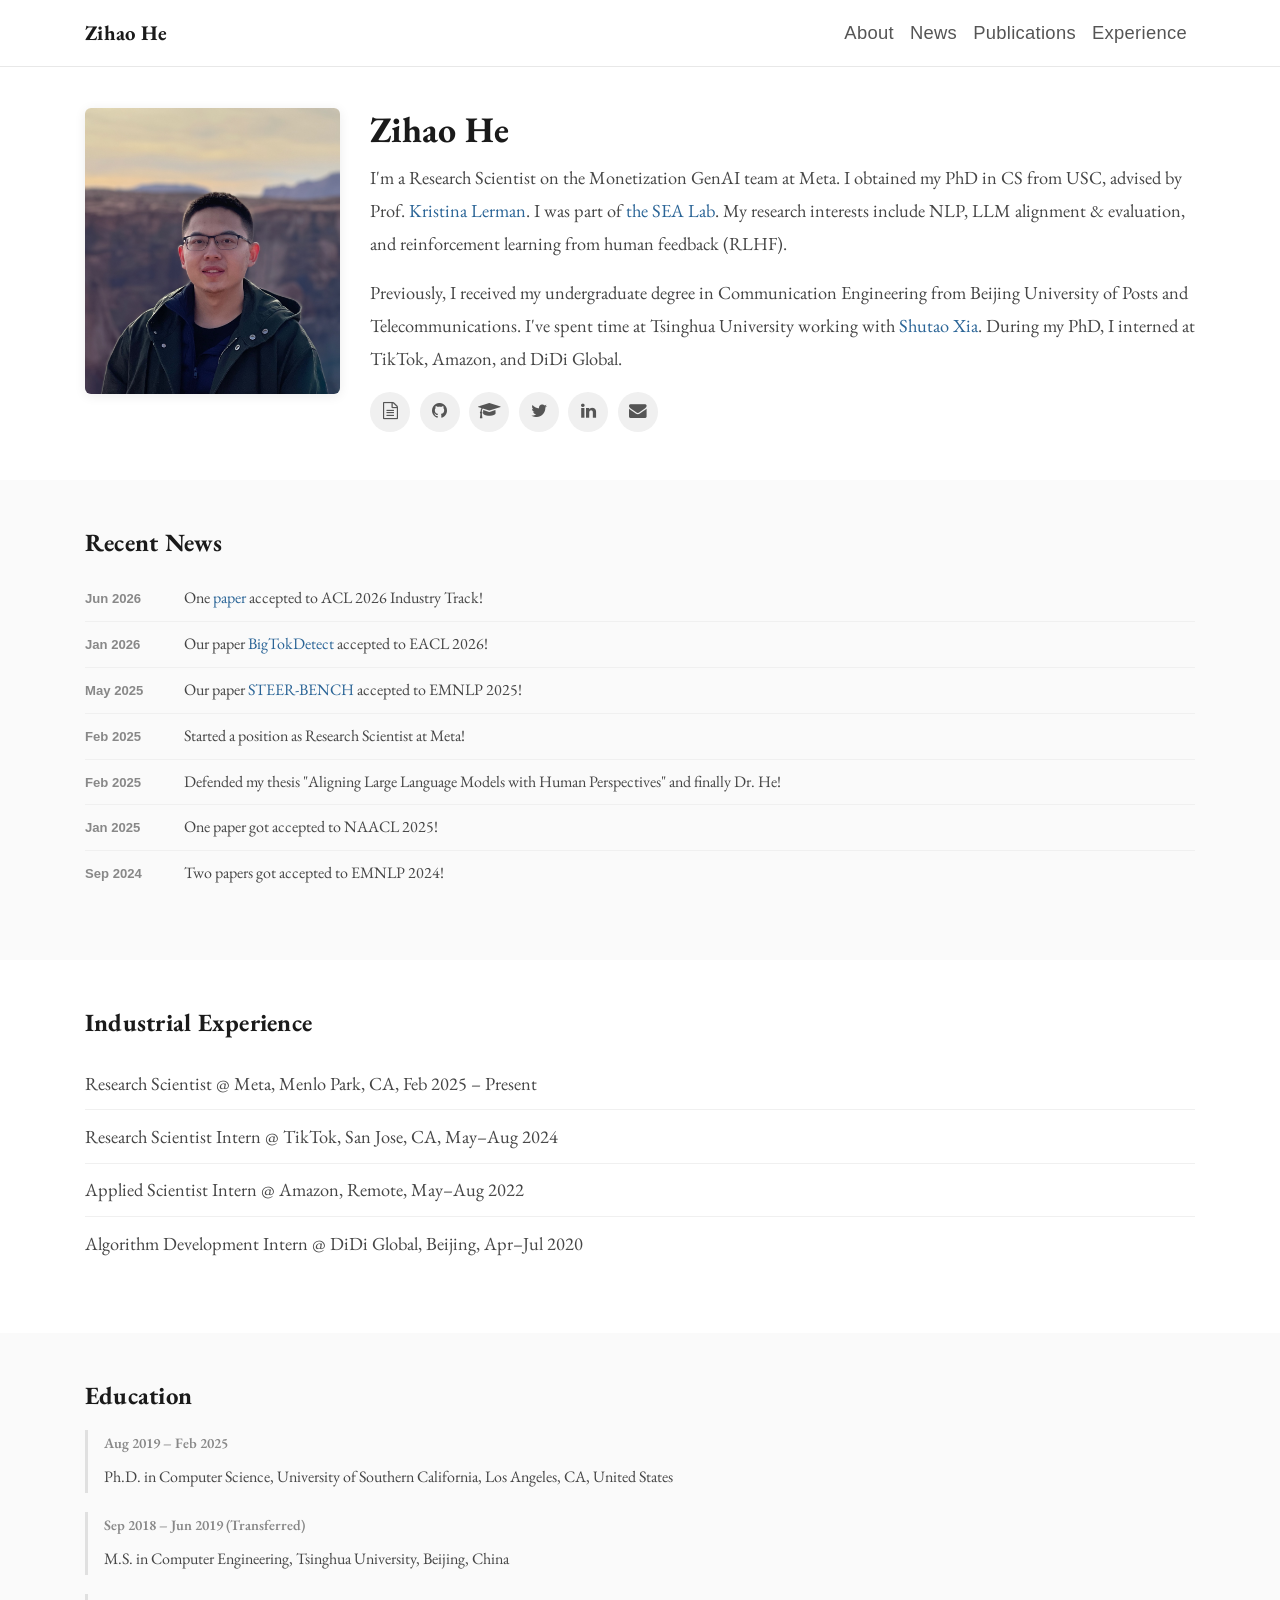
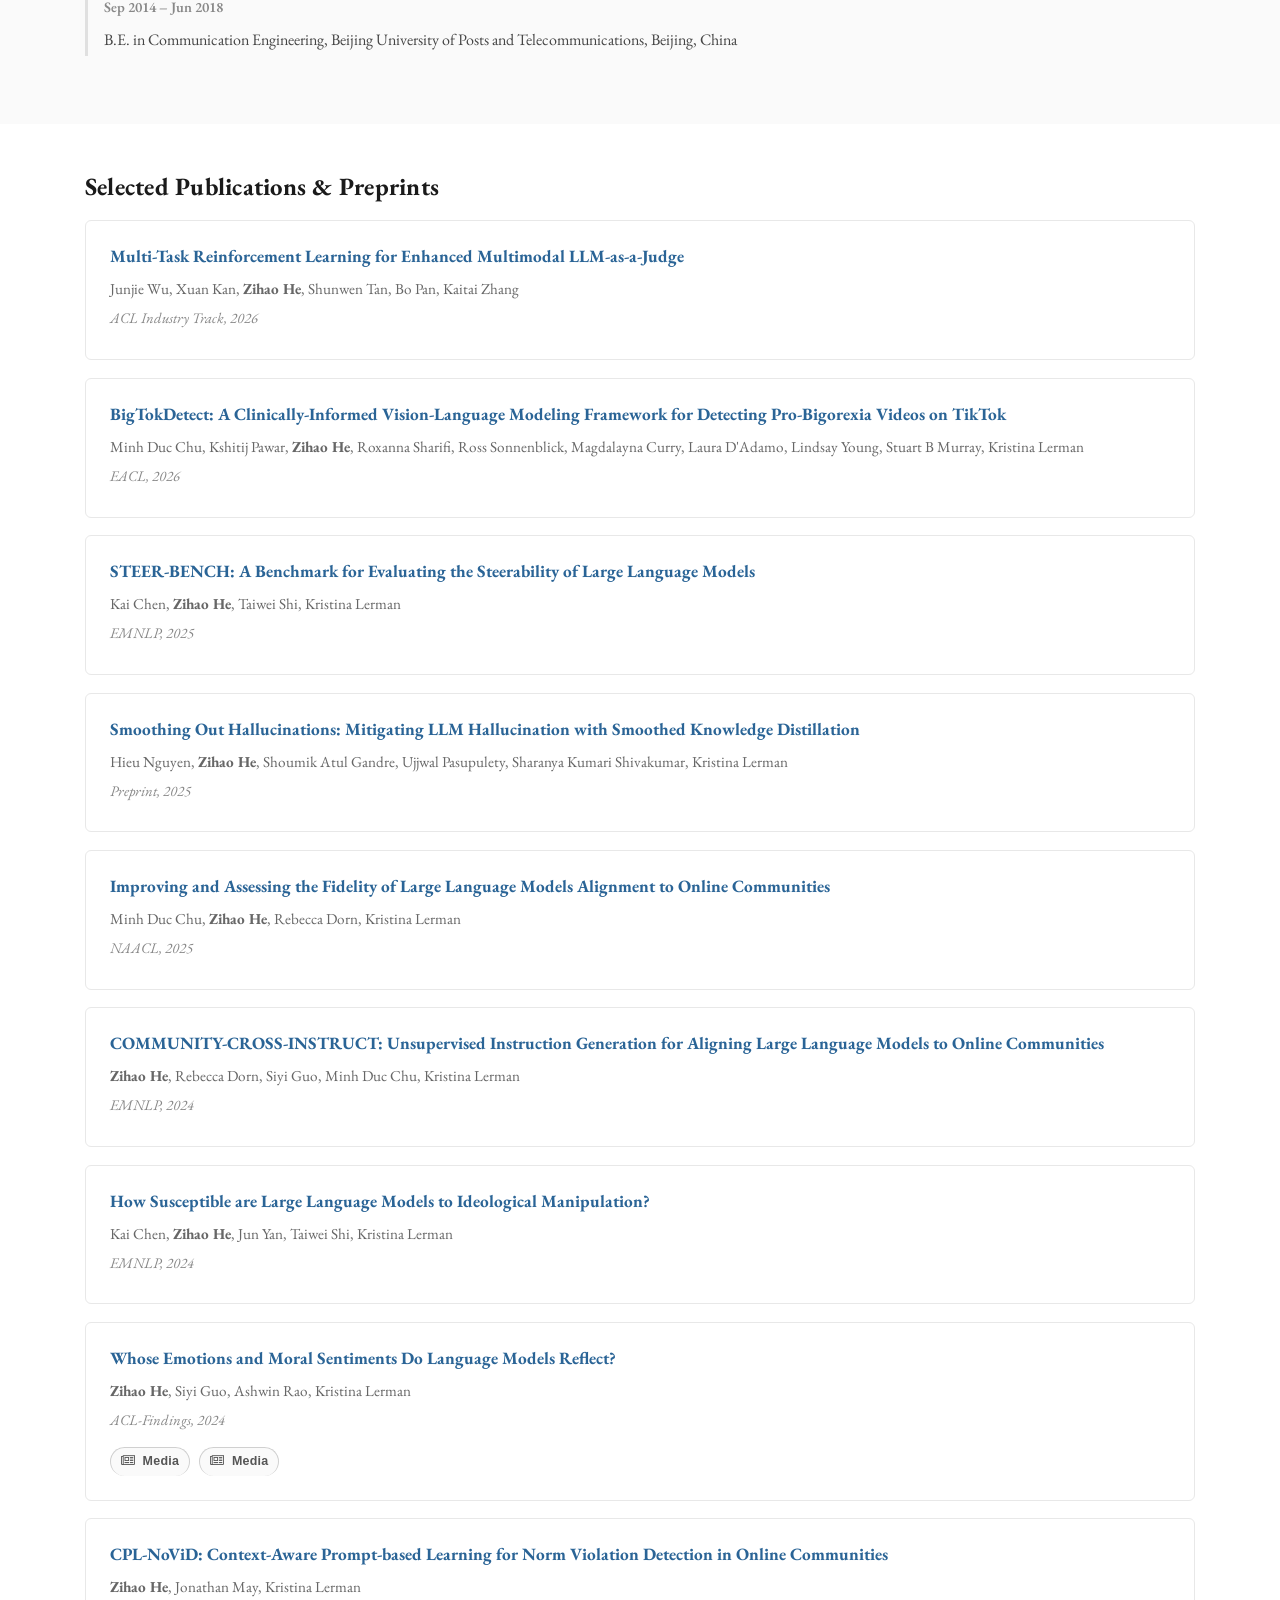
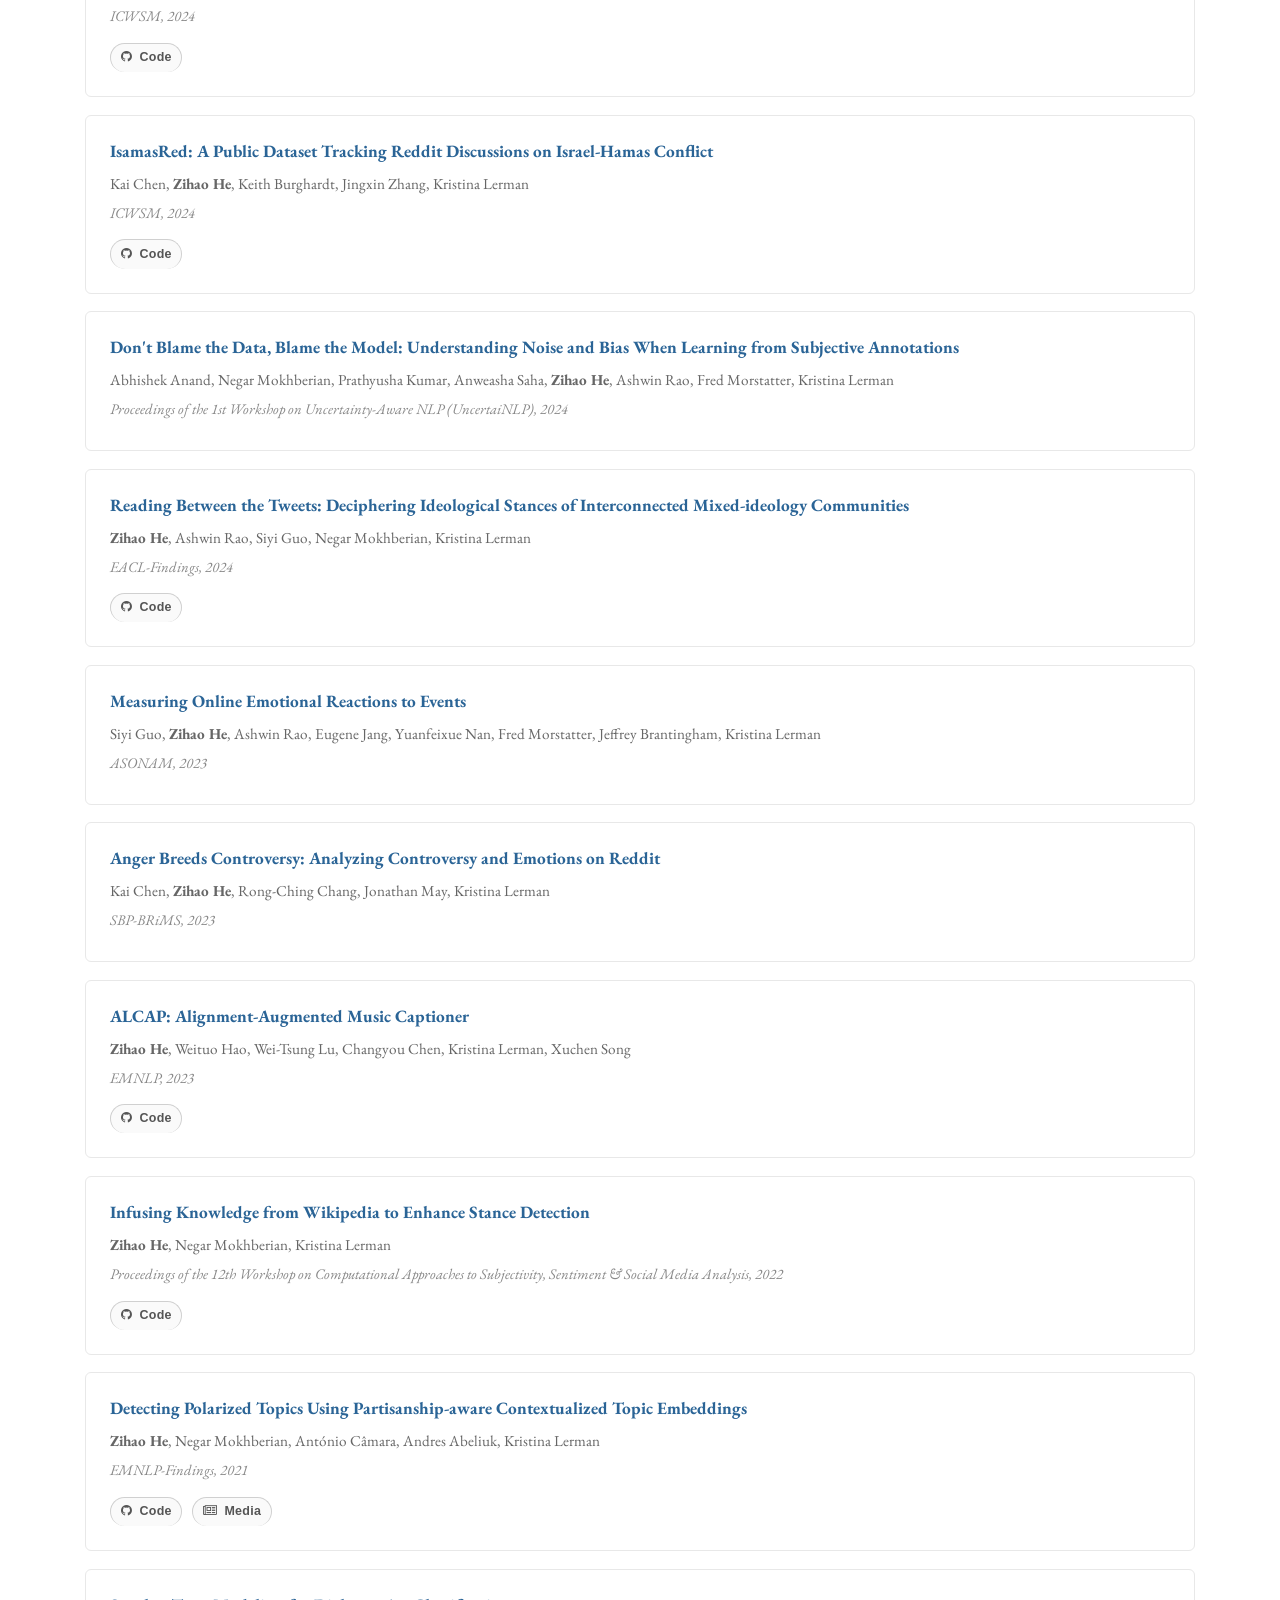
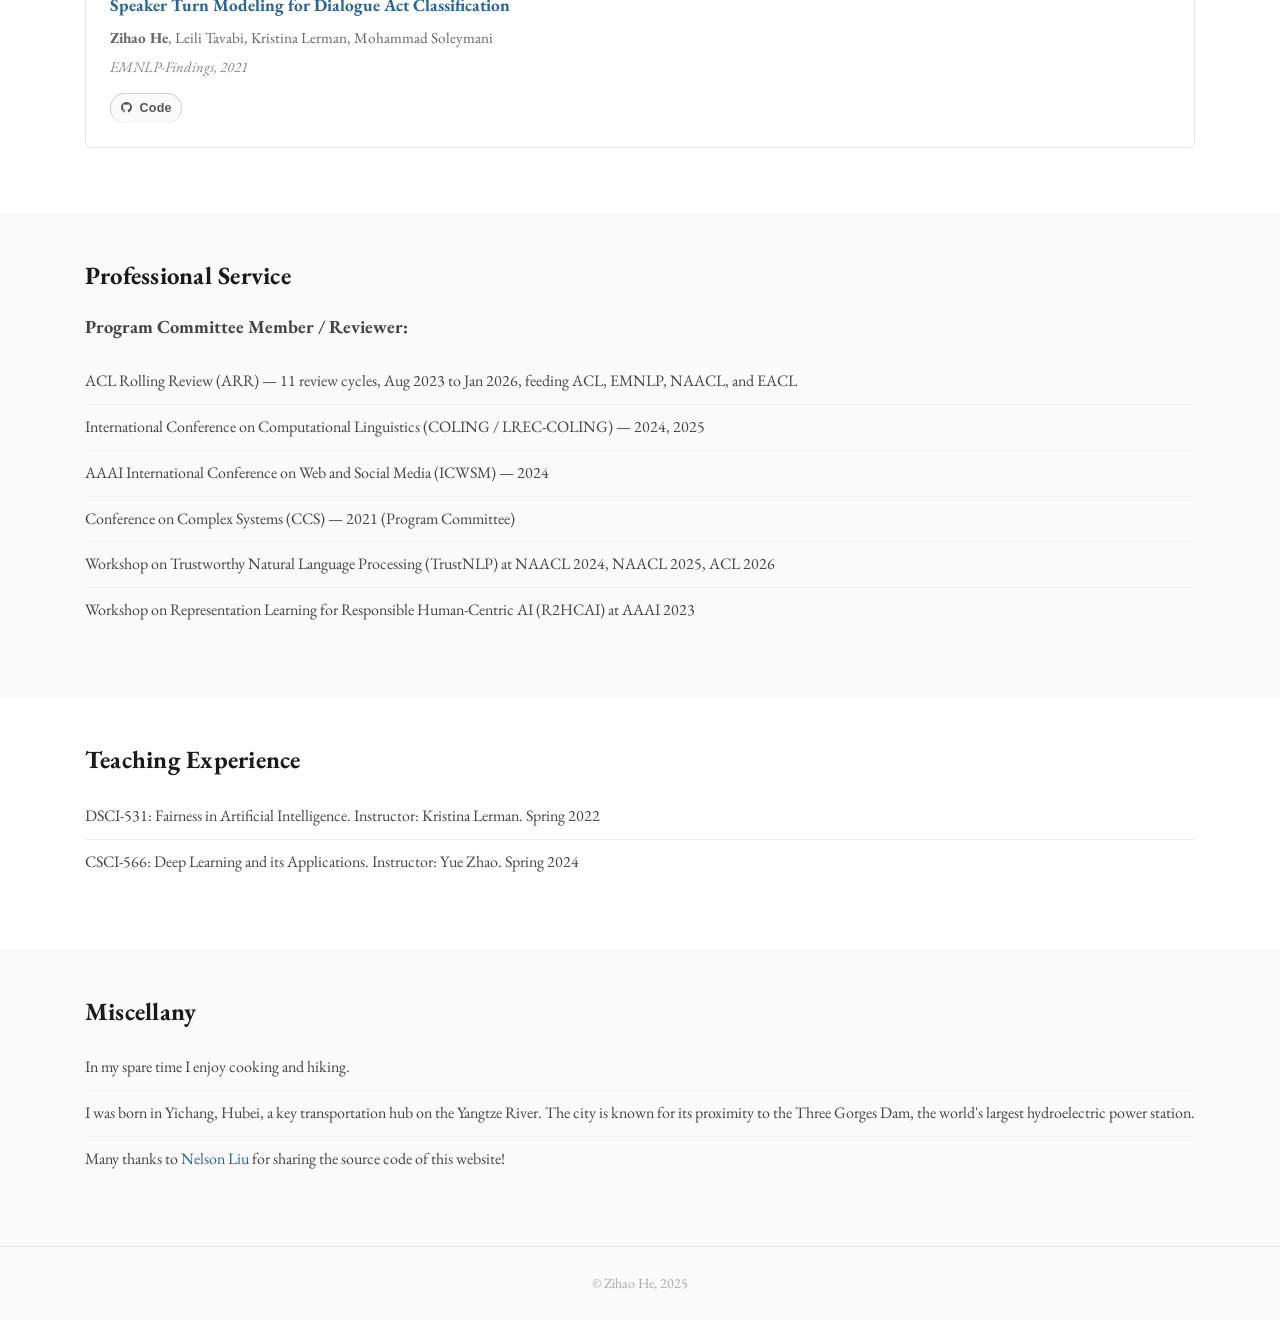
<file: index.html>
<!DOCTYPE html>
<html lang="en">
    <head>
        <title>Zihao He</title>
        <meta http-equiv="content-type" content="text/html; charset=UTF-8">
        <meta charset="utf-8">
        <meta property="og:url" content="https://zihaohe.me" />
        <meta property="og:title" content="Zihao He" />
        <meta property="og:image" content="https://zihaohe.me/img/zihaohe_portrait.jpeg" />
        <meta http-equiv="X-UA-Compatible" content="IE=edge">
        <meta name="author" content="Zihao He">
        <meta name="viewport" content="width=device-width, initial-scale=1, shrink-to-fit=no">
        <link rel="shortcut icon" type="image/png" href="zhongli-ganyu-banner.avif"/>

        <link rel="stylesheet" href="https://stackpath.bootstrapcdn.com/bootstrap/4.3.1/css/bootstrap.min.css" integrity="sha384-ggOyR0iXCbMQv3Xipma34MD+dH/1fQ784/j6cY/iJTQUOhcWr7x9JvoRxT2MZw1T" crossorigin="anonymous">
        <link rel="stylesheet" href="css/style.css">
        <script src="https://code.jquery.com/jquery-3.3.1.slim.min.js" integrity="sha384-q8i/X+965DzO0rT7abK41JStQIAqVgRVzpbzo5smXKp4YfRvH+8abtTE1Pi6jizo" crossorigin="anonymous"></script>
        <script src="https://cdnjs.cloudflare.com/ajax/libs/popper.js/1.14.7/umd/popper.min.js" integrity="sha384-UO2eT0CpHqdSJQ6hJty5KVphtPhzWj9WO1clHTMGa3JDZwrnQq4sF86dIHNDz0W1" crossorigin="anonymous"></script>
        <script src="https://stackpath.bootstrapcdn.com/bootstrap/4.3.1/js/bootstrap.min.js" integrity="sha384-JjSmVgyd0p3pXB1rRibZUAYoIIy6OrQ6VrjIEaFf/nJGzIxFDsf4x0xIM+B07jRM" crossorigin="anonymous"></script>
        <link rel="stylesheet" href="https://cdnjs.cloudflare.com/ajax/libs/font-awesome/4.7.0/css/font-awesome.min.css" crossorigin="anonymous">
        <link href='https://fonts.googleapis.com/css?family=EB+Garamond' rel='stylesheet' type='text/css'>
    </head>
    <body>

        <!-- Sticky Navbar -->
        <nav class="navbar navbar-expand-md navbar-light bg-white fixed-top">
            <div class="container">
                <a class="navbar-brand" href="#about">Zihao He</a>
                <button class="navbar-toggler" type="button" data-toggle="collapse" data-target="#navbarNav">
                    <span class="navbar-toggler-icon"></span>
                </button>
                <div class="collapse navbar-collapse" id="navbarNav">
                    <ul class="navbar-nav ml-auto">
                        <li class="nav-item"><a class="nav-link" href="#about">About</a></li>
                        <li class="nav-item"><a class="nav-link" href="#news">News</a></li>
                        <li class="nav-item"><a class="nav-link" href="#publications">Publications</a></li>
                        <li class="nav-item"><a class="nav-link" href="#experience">Experience</a></li>
                    </ul>
                </div>
            </div>
        </nav>

        <!-- About -->
        <section id="about" class="site-section">
            <div class="container">
                <div class="row">
                    <div class="col-lg-3 col-md-4 mb-3">
                        <img class="img-fluid about-photo" src="img/zihaohe_portrait.jpeg" alt="Zihao He">
                    </div>
                    <div class="col-lg-9 col-md-8">
                        <h1>Zihao He</h1>
                        <p>
                            I'm a Research Scientist on the Monetization GenAI team at Meta.
                            I obtained my PhD in CS from USC, advised by
                            Prof. <a href="https://www.isi.edu/people/lerman/about">Kristina Lerman</a>.
                            I was part of <a href="https://lermanlab.github.io/">the SEA Lab</a>.
                            My research interests include NLP, LLM alignment &amp; evaluation, and reinforcement learning from human feedback (RLHF).
                        </p>
                        <p>
                            Previously, I received my undergraduate degree in Communication Engineering from Beijing
                            University of Posts and Telecommunications.
                            I've spent time at Tsinghua University working with <a href="https://www.sigs.tsinghua.edu.cn/xst/main.htm">Shutao Xia</a>.
                            During my PhD, I interned at TikTok, Amazon, and DiDi Global.
                        </p>
                        <ul class="social-links">
                            <li><a href="files/cv_zihaohe.pdf" target="_blank" title="CV"><i class="fa fa-file-text-o"></i></a></li>
                            <li><a href="https://github.com/zihaohe123" target="_blank" title="GitHub"><i class="fa fa-github"></i></a></li>
                            <li><a href="https://scholar.google.com/citations?user=yrkXzXIAAAAJ&hl=en" target="_blank" title="Google Scholar"><i class="fa fa-graduation-cap"></i></a></li>
                            <li><a href="https://x.com/ZihaoHe95" target="_blank" title="Twitter / X"><i class="fa fa-twitter"></i></a></li>
                            <li><a href="https://www.linkedin.com/in/zihao-he-b5645a153/" target="_blank" title="LinkedIn"><i class="fa fa-linkedin"></i></a></li>
                            <li><a href="mailto:zihaoh@usc.edu" title="Email"><i class="fa fa-envelope"></i></a></li>
                        </ul>
                    </div>
                </div>
            </div>
        </section>

        <!-- Recent News -->
        <section id="news" class="site-section">
            <div class="container">
                <h2>Recent News</h2>
                <ul class="news-list">
                    <li>
                        <span class="news-date">Jun 2026</span>
                        One <a href="https://arxiv.org/abs/2603.11665" target="_blank">paper</a> accepted to ACL 2026 Industry Track!
                    </li>
                    <li>
                        <span class="news-date">Jan 2026</span>
                        Our paper <a href="https://arxiv.org/abs/2508.06515" target="_blank">BigTokDetect</a> accepted to EACL 2026!
                    </li>
                    <li>
                        <span class="news-date">May 2025</span>
                        Our paper <a href="https://arxiv.org/abs/2505.20645" target="_blank">STEER-BENCH</a> accepted to EMNLP 2025!
                    </li>
                    <li>
                        <span class="news-date">Feb 2025</span>
                        Started a position as Research Scientist at Meta!
                    </li>
                    <li>
                        <span class="news-date">Feb 2025</span>
                        Defended my thesis "Aligning Large Language Models with Human Perspectives" and finally Dr. He!
                    </li>
                    <li>
                        <span class="news-date">Jan 2025</span>
                        One paper got accepted to NAACL 2025!
                    </li>
                    <li>
                        <span class="news-date">Sep 2024</span>
                        Two papers got accepted to EMNLP 2024!
                    </li>
                </ul>
            </div>
        </section>

        <!-- Industrial Experience -->
        <section id="experience" class="site-section">
            <div class="container">
                <h2>Industrial Experience</h2>
                <ul class="exp-list">
                    <li>Research Scientist @ Meta, Menlo Park, CA, Feb 2025 &ndash; Present</li>
                    <li>Research Scientist Intern @ TikTok, San Jose, CA, May&ndash;Aug 2024</li>
                    <li>Applied Scientist Intern @ Amazon, Remote, May&ndash;Aug 2022</li>
                    <li>Algorithm Development Intern @ DiDi Global, Beijing, Apr&ndash;Jul 2020</li>
                </ul>
            </div>
        </section>

        <!-- Education -->
        <section id="education" class="site-section">
            <div class="container">
                <h2>Education</h2>
                <div class="edu-entry">
                    <span class="edu-date">Aug 2019 &ndash; Feb 2025</span>
                    <span class="edu-detail">Ph.D. in Computer Science, University of Southern California, Los Angeles, CA, United States</span>
                </div>
                <div class="edu-entry">
                    <span class="edu-date">Sep 2018 &ndash; Jun 2019 (Transferred)</span>
                    <span class="edu-detail">M.S. in Computer Engineering, Tsinghua University, Beijing, China</span>
                </div>
                <div class="edu-entry">
                    <span class="edu-date">Sep 2014 &ndash; Jun 2018</span>
                    <span class="edu-detail">B.E. in Communication Engineering, Beijing University of Posts and Telecommunications, Beijing, China</span>
                </div>
            </div>
        </section>

        <!-- Publications -->
        <section id="publications" class="site-section">
            <div class="container">
                <h2>Selected Publications &amp; Preprints</h2>

                <div class="pub-card">
                    <a class="pub-title" href="https://arxiv.org/abs/2603.11665" target="_blank">
                        Multi-Task Reinforcement Learning for Enhanced Multimodal LLM-as-a-Judge
                    </a>
                    <div class="pub-authors">Junjie Wu, Xuan Kan, <strong>Zihao He</strong>, Shunwen Tan, Bo Pan, Kaitai Zhang</div>
                    <div class="pub-venue">ACL Industry Track, 2026</div>
                </div>

                <div class="pub-card">
                    <a class="pub-title" href="https://arxiv.org/abs/2508.06515" target="_blank">
                        BigTokDetect: A Clinically-Informed Vision-Language Modeling Framework for Detecting Pro-Bigorexia Videos on TikTok
                    </a>
                    <div class="pub-authors">Minh Duc Chu, Kshitij Pawar, <strong>Zihao He</strong>, Roxanna Sharifi, Ross Sonnenblick, Magdalayna Curry, Laura D'Adamo, Lindsay Young, Stuart B Murray, Kristina Lerman</div>
                    <div class="pub-venue">EACL, 2026</div>
                </div>

                <div class="pub-card">
                    <a class="pub-title" href="https://arxiv.org/abs/2505.20645" target="_blank">
                        STEER-BENCH: A Benchmark for Evaluating the Steerability of Large Language Models
                    </a>
                    <div class="pub-authors">Kai Chen, <strong>Zihao He</strong>, Taiwei Shi, Kristina Lerman</div>
                    <div class="pub-venue">EMNLP, 2025</div>
                </div>

                <div class="pub-card">
                    <a class="pub-title" href="https://arxiv.org/abs/2502.11306" target="_blank">
                        Smoothing Out Hallucinations: Mitigating LLM Hallucination with Smoothed Knowledge Distillation
                    </a>
                    <div class="pub-authors">Hieu Nguyen, <strong>Zihao He</strong>, Shoumik Atul Gandre, Ujjwal Pasupulety, Sharanya Kumari Shivakumar, Kristina Lerman</div>
                    <div class="pub-venue">Preprint, 2025</div>
                </div>

                <div class="pub-card">
                    <a class="pub-title" href="https://arxiv.org/abs/2408.09366" target="_blank">
                        Improving and Assessing the Fidelity of Large Language Models Alignment to Online Communities
                    </a>
                    <div class="pub-authors">Minh Duc Chu, <strong>Zihao He</strong>, Rebecca Dorn, Kristina Lerman</div>
                    <div class="pub-venue">NAACL, 2025</div>
                </div>

                <div class="pub-card">
                    <a class="pub-title" href="https://arxiv.org/abs/2406.12074" target="_blank">
                        COMMUNITY-CROSS-INSTRUCT: Unsupervised Instruction Generation for Aligning Large Language Models to Online Communities
                    </a>
                    <div class="pub-authors"><strong>Zihao He</strong>, Rebecca Dorn, Siyi Guo, Minh Duc Chu, Kristina Lerman</div>
                    <div class="pub-venue">EMNLP, 2024</div>
                </div>

                <div class="pub-card">
                    <a class="pub-title" href="https://arxiv.org/abs/2402.11725" target="_blank">
                        How Susceptible are Large Language Models to Ideological Manipulation?
                    </a>
                    <div class="pub-authors">Kai Chen, <strong>Zihao He</strong>, Jun Yan, Taiwei Shi, Kristina Lerman</div>
                    <div class="pub-venue">EMNLP, 2024</div>
                </div>

                <div class="pub-card">
                    <a class="pub-title" href="https://arxiv.org/abs/2402.11114" target="_blank">
                        Whose Emotions and Moral Sentiments Do Language Models Reflect?
                    </a>
                    <div class="pub-authors"><strong>Zihao He</strong>, Siyi Guo, Ashwin Rao, Kristina Lerman</div>
                    <div class="pub-venue">ACL-Findings, 2024</div>
                    <div class="pub-links">
                        <a class="pub-badge" href="https://www.isi.edu/news/71086/not-feeling-it-ais-emotional-disconnect/" target="_blank"><i class="fa fa-newspaper-o"></i> Media</a>
                        <a class="pub-badge" href="https://viterbischool.usc.edu/news/2024/08/not-feeling-it-ais-emotional-disconnect/" target="_blank"><i class="fa fa-newspaper-o"></i> Media</a>
                    </div>
                </div>

                <div class="pub-card">
                    <a class="pub-title" href="https://ojs.aaai.org/index.php/ICWSM/article/view/31335" target="_blank">
                        CPL-NoViD: Context-Aware Prompt-based Learning for Norm Violation Detection in Online Communities
                    </a>
                    <div class="pub-authors"><strong>Zihao He</strong>, Jonathan May, Kristina Lerman</div>
                    <div class="pub-venue">ICWSM, 2024</div>
                    <div class="pub-links">
                        <a class="pub-badge" href="https://github.com/zihaohe123/norm-violation-detection-prompt-based" target="_blank"><i class="fa fa-github"></i> Code</a>
                    </div>
                </div>

                <div class="pub-card">
                    <a class="pub-title" href="https://ojs.aaai.org/index.php/ICWSM/article/view/31434" target="_blank">
                        IsamasRed: A Public Dataset Tracking Reddit Discussions on Israel-Hamas Conflict
                    </a>
                    <div class="pub-authors">Kai Chen, <strong>Zihao He</strong>, Keith Burghardt, Jingxin Zhang, Kristina Lerman</div>
                    <div class="pub-venue">ICWSM, 2024</div>
                    <div class="pub-links">
                        <a class="pub-badge" href="https://github.com/kaichen23/israel-hamas" target="_blank"><i class="fa fa-github"></i> Code</a>
                    </div>
                </div>

                <div class="pub-card">
                    <a class="pub-title" href="https://aclanthology.org/2024.uncertainlp-1.11" target="_blank">
                        Don't Blame the Data, Blame the Model: Understanding Noise and Bias When Learning from Subjective Annotations
                    </a>
                    <div class="pub-authors">Abhishek Anand, Negar Mokhberian, Prathyusha Kumar, Anweasha Saha, <strong>Zihao He</strong>, Ashwin Rao, Fred Morstatter, Kristina Lerman</div>
                    <div class="pub-venue">Proceedings of the 1st Workshop on Uncertainty-Aware NLP (UncertaiNLP), 2024</div>
                </div>

                <div class="pub-card">
                    <a class="pub-title" href="https://aclanthology.org/2024.findings-eacl.104" target="_blank">
                        Reading Between the Tweets: Deciphering Ideological Stances of Interconnected Mixed-ideology Communities
                    </a>
                    <div class="pub-authors"><strong>Zihao He</strong>, Ashwin Rao, Siyi Guo, Negar Mokhberian, Kristina Lerman</div>
                    <div class="pub-venue">EACL-Findings, 2024</div>
                    <div class="pub-links">
                        <a class="pub-badge" href="https://github.com/zihaohe123/communitylm-message-passing" target="_blank"><i class="fa fa-github"></i> Code</a>
                    </div>
                </div>

                <div class="pub-card">
                    <a class="pub-title" href="https://dl.acm.org/doi/10.1145/3625007.3627477" target="_blank">
                        Measuring Online Emotional Reactions to Events
                    </a>
                    <div class="pub-authors">Siyi Guo, <strong>Zihao He</strong>, Ashwin Rao, Eugene Jang, Yuanfeixue Nan, Fred Morstatter, Jeffrey Brantingham, Kristina Lerman</div>
                    <div class="pub-venue">ASONAM, 2023</div>
                </div>

                <div class="pub-card">
                    <a class="pub-title" href="https://link.springer.com/chapter/10.1007/978-3-030-96188-6_6" target="_blank">
                        Anger Breeds Controversy: Analyzing Controversy and Emotions on Reddit
                    </a>
                    <div class="pub-authors">Kai Chen, <strong>Zihao He</strong>, Rong-Ching Chang, Jonathan May, Kristina Lerman</div>
                    <div class="pub-venue">SBP-BRiMS, 2023</div>
                </div>

                <div class="pub-card">
                    <a class="pub-title" href="https://aclanthology.org/2023.emnlp-main.1028/" target="_blank">
                        ALCAP: Alignment-Augmented Music Captioner
                    </a>
                    <div class="pub-authors"><strong>Zihao He</strong>, Weituo Hao, Wei-Tsung Lu, Changyou Chen, Kristina Lerman, Xuchen Song</div>
                    <div class="pub-venue">EMNLP, 2023</div>
                    <div class="pub-links">
                        <a class="pub-badge" href="https://github.com/zihaohe123/ALCAP" target="_blank"><i class="fa fa-github"></i> Code</a>
                    </div>
                </div>

                <div class="pub-card">
                    <a class="pub-title" href="https://aclanthology.org/2022.wassa-1.7" target="_blank">
                        Infusing Knowledge from Wikipedia to Enhance Stance Detection
                    </a>
                    <div class="pub-authors"><strong>Zihao He</strong>, Negar Mokhberian, Kristina Lerman</div>
                    <div class="pub-venue">Proceedings of the 12th Workshop on Computational Approaches to Subjectivity, Sentiment &amp; Social Media Analysis, 2022</div>
                    <div class="pub-links">
                        <a class="pub-badge" href="https://github.com/zihaohe123/wiki-enhanced-stance-detection" target="_blank"><i class="fa fa-github"></i> Code</a>
                    </div>
                </div>

                <div class="pub-card">
                    <a class="pub-title" href="https://aclanthology.org/2021.findings-emnlp.181" target="_blank">
                        Detecting Polarized Topics Using Partisanship-aware Contextualized Topic Embeddings
                    </a>
                    <div class="pub-authors"><strong>Zihao He</strong>, Negar Mokhberian, Ant&oacute;nio C&acirc;mara, Andres Abeliuk, Kristina Lerman</div>
                    <div class="pub-venue">EMNLP-Findings, 2021</div>
                    <div class="pub-links">
                        <a class="pub-badge" href="https://github.com/zihaohe123/pacte-polarized-topics-detection" target="_blank"><i class="fa fa-github"></i> Code</a>
                        <a class="pub-badge" href="https://www.isi.edu/news/45490/measuring-media-polarization/" target="_blank"><i class="fa fa-newspaper-o"></i> Media</a>
                    </div>
                </div>

                <div class="pub-card">
                    <a class="pub-title" href="https://aclanthology.org/2021.findings-emnlp.185" target="_blank">
                        Speaker Turn Modeling for Dialogue Act Classification
                    </a>
                    <div class="pub-authors"><strong>Zihao He</strong>, Leili Tavabi, Kristina Lerman, Mohammad Soleymani</div>
                    <div class="pub-venue">EMNLP-Findings, 2021</div>
                    <div class="pub-links">
                        <a class="pub-badge" href="https://github.com/zihaohe123/speak-turn-emb-dialog-act-clf" target="_blank"><i class="fa fa-github"></i> Code</a>
                    </div>
                </div>

            </div>
        </section>

        <!-- Professional Service -->
        <section id="service" class="site-section">
            <div class="container">
                <h2>Professional Service</h2>
                <p><strong>Program Committee Member / Reviewer:</strong></p>
                <ul class="misc-list">
                    <li>ACL Rolling Review (ARR) &mdash; 11 review cycles, Aug 2023 to Jan 2026, feeding ACL, EMNLP, NAACL, and EACL</li>
                    <li>International Conference on Computational Linguistics (COLING / LREC-COLING) &mdash; 2024, 2025</li>
                    <li>AAAI International Conference on Web and Social Media (ICWSM) &mdash; 2024</li>
                    <li>Conference on Complex Systems (CCS) &mdash; 2021 (Program Committee)</li>
                    <li>Workshop on Trustworthy Natural Language Processing (TrustNLP) at NAACL 2024, NAACL 2025, ACL 2026</li>
                    <li>Workshop on Representation Learning for Responsible Human-Centric AI (R2HCAI) at AAAI 2023</li>
                </ul>
            </div>
        </section>

        <!-- Teaching Experience -->
        <section id="teaching" class="site-section">
            <div class="container">
                <h2>Teaching Experience</h2>
                <ul class="misc-list">
                    <li>DSCI-531: Fairness in Artificial Intelligence. Instructor: Kristina Lerman. Spring 2022</li>
                    <li>CSCI-566: Deep Learning and its Applications. Instructor: Yue Zhao. Spring 2024</li>
                </ul>
            </div>
        </section>

        <!-- Miscellany -->
        <section id="miscellany" class="site-section">
            <div class="container">
                <h2>Miscellany</h2>
                <ul class="misc-list">
                    <li>In my spare time I enjoy cooking and hiking.</li>
                    <li>I was born in Yichang, Hubei, a key transportation hub on the Yangtze River. The city is known for its proximity to the Three Gorges Dam, the world's largest hydroelectric power station.</li>
                    <li>Many thanks to <a href="https://nelsontliu.com/">Nelson Liu</a> for sharing the source code of this website!</li>
                </ul>
            </div>
        </section>

        <!-- Footer -->
        <footer>
            <div class="container text-center">
                <p>&copy; Zihao He, 2025</p>
            </div>
        </footer>

    </body>
</html>
</file>
<file: css/style.css>
/* ===================================================
   Zihao He — Polished Academic Theme
   Dependencies: Bootstrap 4.3, Font Awesome 4.7
   =================================================== */

/* ----- Base & Typography ----- */
html {
    scroll-behavior: smooth;
}

body {
    font-family: "EB Garamond", Palatino, Georgia, "Times New Roman", serif;
    color: #333;
    font-size: 1.25rem;
    line-height: 1.75;
    background-color: #fff;
}

h1 {
    font-size: 2.25rem;
    font-weight: 700;
    color: #1a1a1a;
    margin-bottom: 0.6rem;
}

h2 {
    font-size: 1.55rem;
    font-weight: 700;
    color: #1a1a1a;
    margin-bottom: 1.2rem;
    letter-spacing: 0.01em;
}

p, li {
    color: #454545;
    font-size: 1.15rem;
    line-height: 1.8;
}

/* ----- Sticky Navbar ----- */
.navbar {
    font-family: -apple-system, BlinkMacSystemFont, "Segoe UI", Roboto, sans-serif;
    font-size: 0.95rem;
    letter-spacing: 0.02em;
    background-color: #fff !important;
    border-bottom: 1px solid #e8e8e8;
    padding-top: 0.6rem;
    padding-bottom: 0.6rem;
}

.navbar-brand {
    font-family: "EB Garamond", Georgia, serif;
    font-weight: 700;
    font-size: 1.3rem;
    color: #1a1a1a !important;
}

.navbar-nav .nav-link {
    color: #555 !important;
    padding: 0.4rem 0.9rem;
    transition: color 0.2s ease;
}

.navbar-nav .nav-link:hover,
.navbar-nav .nav-link:focus {
    color: #1a1a1a !important;
}

/* Offset scroll targets so sticky nav doesn't cover headings */
section[id] {
    scroll-margin-top: 70px;
}

/* ----- Section Spacing & Alternating Backgrounds ----- */
.site-section {
    padding: 3rem 0;
}

.site-section:nth-of-type(even) {
    background-color: #fafafa;
}

.site-section:nth-of-type(odd) {
    background-color: #fff;
}

/* ----- Header / About Section ----- */
.about-photo {
    border-radius: 6px;
    box-shadow: 0 2px 12px rgba(0, 0, 0, 0.08);
}

/* Social icon row in header */
.social-links {
    list-style: none;
    padding: 0;
    margin: 0.8rem 0 0 0;
    display: flex;
    flex-wrap: wrap;
    gap: 0.6rem;
}

.social-links li a {
    display: inline-flex;
    align-items: center;
    justify-content: center;
    width: 40px;
    height: 40px;
    border-radius: 50%;
    background-color: #f0f0f0;
    color: #555;
    font-size: 1.1rem;
    text-decoration: none !important;
    transition: background-color 0.2s ease, color 0.2s ease;
}

.social-links li a:hover {
    background-color: #333;
    color: #fff;
}

/* ----- Links ----- */
a {
    color: #2a6496;
    text-decoration: none;
    border-bottom: 1px solid transparent;
    transition: border-color 0.2s ease;
}

a:hover {
    color: #1a4a72;
    border-bottom-color: #1a4a72;
    text-decoration: none;
}

/* Remove underline effect from social icons, nav links, badges */
.social-links a,
.navbar a,
.pub-badge,
.image-link {
    border-bottom: none !important;
}

/* ----- Publication Cards ----- */
.pub-card {
    background: #fff;
    border: 1px solid #e8e8e8;
    border-radius: 6px;
    padding: 1.25rem 1.5rem;
    margin-bottom: 1.1rem;
    transition: box-shadow 0.2s ease;
}

.pub-card:hover {
    box-shadow: 0 2px 12px rgba(0, 0, 0, 0.06);
}

.pub-title {
    font-weight: 700;
    font-size: 1.08rem;
    color: #2a6496;
    display: block;
    margin-bottom: 0.3rem;
    border-bottom: none !important;
}

.pub-title:hover {
    color: #1a4a72;
}

.pub-authors {
    font-size: 0.95rem;
    color: #666;
    margin-bottom: 0.15rem;
}

.pub-venue {
    font-size: 0.92rem;
    color: #888;
    font-style: italic;
    margin-bottom: 0.5rem;
}

.pub-links {
    margin-top: 0.4rem;
}

.pub-badge {
    display: inline-block;
    font-family: -apple-system, BlinkMacSystemFont, "Segoe UI", Roboto, sans-serif;
    font-size: 0.78rem;
    font-weight: 600;
    letter-spacing: 0.02em;
    padding: 0.2rem 0.6rem;
    border-radius: 999px;
    border: 1px solid #d0d0d0;
    color: #555;
    background: #fafafa;
    margin-right: 0.35rem;
    margin-bottom: 0.25rem;
    text-decoration: none !important;
    transition: background-color 0.2s ease, color 0.2s ease;
}

.pub-badge:hover {
    background: #333;
    color: #fff;
    border-color: #333;
    text-decoration: none;
}

.pub-badge .fa {
    margin-right: 0.25rem;
}

/* ----- Education Timeline ----- */
.edu-entry {
    margin-bottom: 1.2rem;
    padding-left: 1rem;
    border-left: 3px solid #e0e0e0;
}

.edu-entry .edu-date {
    font-size: 0.9rem;
    color: #888;
    font-weight: 600;
    display: block;
    margin-bottom: 0.15rem;
}

.edu-entry .edu-detail {
    font-size: 1rem;
    color: #454545;
}

/* ----- Experience List ----- */
.exp-list {
    list-style: none;
    padding-left: 0;
}

.exp-list li {
    padding: 0.6rem 0;
    border-bottom: 1px solid #f0f0f0;
}

.exp-list li:last-child {
    border-bottom: none;
}

/* ----- News List ----- */
.news-list {
    list-style: none;
    padding-left: 0;
}

.news-list li {
    padding: 0.5rem 0;
    border-bottom: 1px solid #f0f0f0;
    font-size: 1rem;
}

.news-list li:last-child {
    border-bottom: none;
}

.news-date {
    display: inline-block;
    font-family: -apple-system, BlinkMacSystemFont, "Segoe UI", Roboto, sans-serif;
    font-weight: 600;
    font-size: 0.82rem;
    color: #888;
    min-width: 5.5rem;
    margin-right: 0.5rem;
}

/* ----- Miscellany List ----- */
.misc-list {
    list-style: none;
    padding-left: 0;
}

.misc-list li {
    padding: 0.5rem 0;
    border-bottom: 1px solid #f0f0f0;
    font-size: 1rem;
}

.misc-list li:last-child {
    border-bottom: none;
}

/* ----- Footer ----- */
footer {
    padding: 1.5rem 0;
    border-top: 1px solid #e8e8e8;
    background-color: #fafafa;
}

footer p {
    font-size: 0.88rem;
    color: #aaa;
    margin: 0;
}

/* ----- Responsive Tweaks ----- */
@media (max-width: 768px) {
    .site-section {
        padding: 2rem 0;
    }

    h1 {
        font-size: 1.8rem;
    }

    h2 {
        font-size: 1.35rem;
    }

    .pub-card {
        padding: 1rem 1.1rem;
    }

    body {
        padding-top: 56px;
    }
}

@media (min-width: 769px) {
    body {
        padding-top: 60px;
    }
}
</file>
